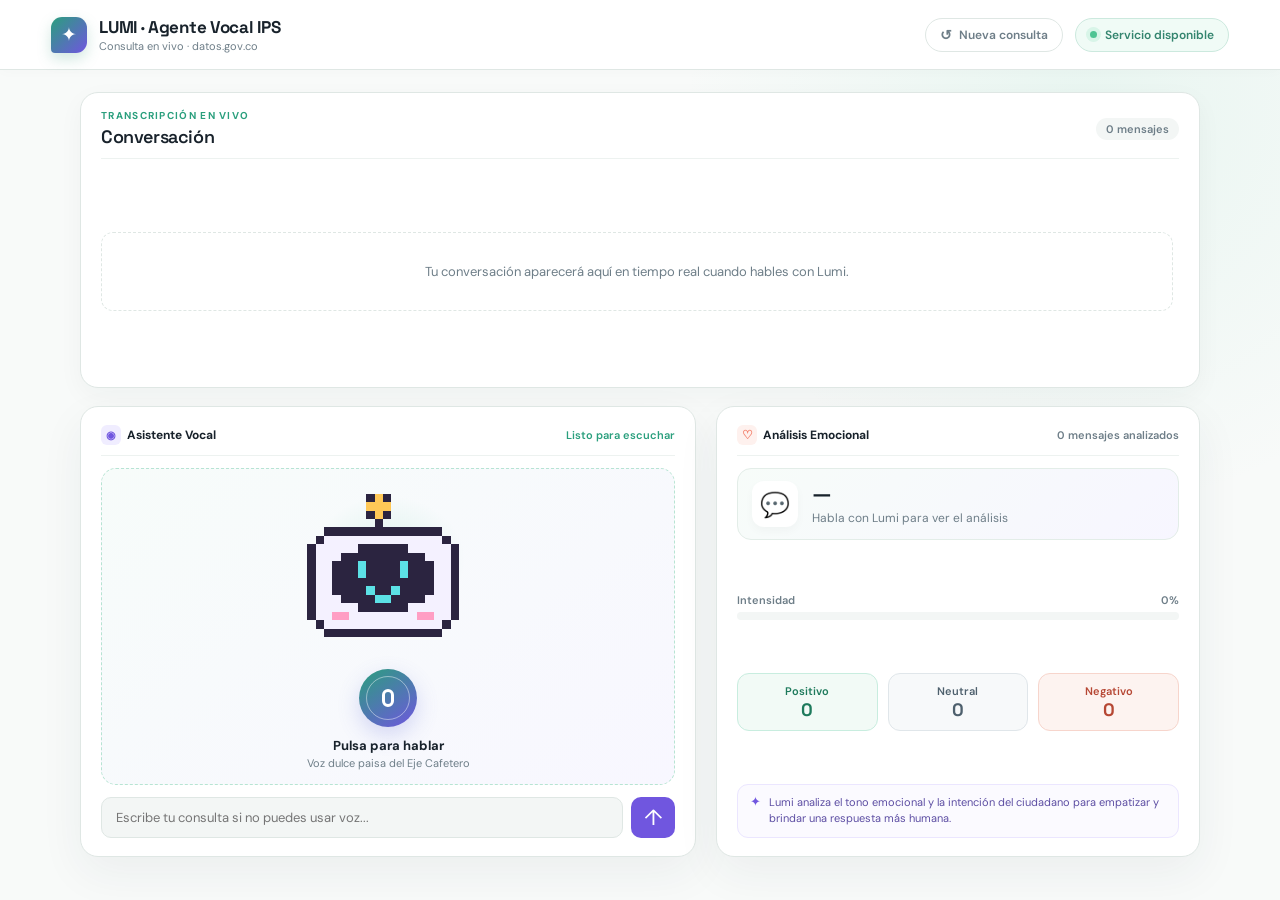
<file: public/index.html>
<!doctype html>
<html lang="es">
<head>
  <meta charset="utf-8">
  <meta name="viewport" content="width=device-width, initial-scale=1">
  <meta name="description" content="Lumi - Agente vocal inteligente para consultar capacidad instalada de IPS en Colombia">
  <title>Lumi · Agente Vocal IPS Colombia</title>
  <link rel="preconnect" href="https://fonts.googleapis.com">
  <link rel="preconnect" href="https://fonts.gstatic.com" crossorigin>
  <link href="https://fonts.googleapis.com/css2?family=DM+Sans:wght@400;500;600;700&family=Space+Grotesk:wght@500;600;700&display=swap" rel="stylesheet">
  <link rel="stylesheet" href="styles.css">
</head>
<body>
  <div class="app-shell">
    <header class="topbar">
      <div class="brand">
        <span class="brand-mark" aria-hidden="true">✦</span>
        <div>
          <strong>LUMI · Agente Vocal IPS</strong>
          <small>Consulta en vivo · datos.gov.co</small>
        </div>
      </div>
      <div class="topbar-actions">
        <button class="reset-button" id="new-session" title="Reiniciar conversación actual" aria-label="Nueva consulta">
          <span class="reset-icon">↺</span>
          <span>Nueva consulta</span>
        </button>
        <div class="status-pill" id="status-pill" data-state="idle">
          <span class="status-dot"></span>
          <span id="status-text">Servicio disponible</span>
        </div>
      </div>
    </header>

    <main class="main-container" id="main-content">
      <!-- 1. PARTE SUPERIOR: Transcripción de voz con recuadro fijo y scroll interno -->
      <section class="conversation-section" aria-label="Transcripción de la conversación">
        <div class="section-heading">
          <div class="heading-title">
            <span class="eyebrow">Transcripción en vivo</span>
            <h2>Conversación</h2>
          </div>
          <span class="badge-count" id="message-count">0 mensajes</span>
        </div>
        <div class="conversation-box" id="conversation" aria-live="polite">
          <div class="empty-state">Tu conversación aparecerá aquí en tiempo real cuando hables con Lumi.</div>
        </div>
      </section>

      <!-- 2. PARTE INFERIOR: LUMI y Análisis Emocional "A LA PAR" (Lado a lado sin scroll) -->
      <div class="interaction-grid">
        <!-- Bloque LUMI (Escenario de voz) -->
        <section class="voice-card" aria-label="Entrada de voz">
          <div class="card-header">
            <span class="input-label"><span class="mic-mini">◉</span> Asistente Vocal</span>
            <span class="recording-state" id="recording-state">Listo para escuchar</span>
          </div>

          <div class="voice-stage" id="voice-stage" data-state="idle">
            <div class="mascot" aria-hidden="true">
              <img id="mascot" src="sprites/lumi-default.gif" alt="Mascota Lumi" width="320" height="320" decoding="async">
            </div>
            <div class="waveform" id="waveform" aria-hidden="true">
              <i></i><i></i><i></i><i></i><i></i><i></i><i></i><i></i><i></i><i></i><i></i>
            </div>
            <button class="mic-button" id="mic-button" title="Comenzar a hablar" aria-label="Comenzar a hablar">
              <span>●</span>
            </button>
            <p id="voice-prompt" aria-live="polite">Pulsa para hablar</p>
            <small>Voz dulce paisa del Eje Cafetero</small>
          </div>

          <form class="text-input-row" id="query-form">
            <input id="query-input" type="text" autocomplete="off" placeholder="Escribe tu consulta si no puedes usar voz..." aria-label="Escribe tu consulta">
            <button class="send-button" type="submit" title="Enviar consulta" aria-label="Enviar consulta">↑</button>
          </form>
        </section>

        <!-- Bloque Análisis Emocional (A la par de LUMI) -->
        <section class="mood-card" aria-label="Análisis emocional">
          <div class="card-header">
            <span class="input-label"><span class="mood-mini">♡</span> Análisis Emocional</span>
            <span id="mood-summary" class="mood-summary-pill">0 mensajes analizados</span>
          </div>

          <div class="mood-body">
            <div class="mood-hero">
              <div class="mood-avatar-badge" id="mood-avatar-icon">💬</div>
              <div class="mood-main">
                <strong id="mood-emotion">—</strong>
                <span id="mood-sentiment">Habla con Lumi para ver el análisis</span>
              </div>
            </div>

            <div class="mood-meter-wrapper">
              <div class="mood-meter-labels">
                <span>Intensidad</span>
                <span id="mood-intensity-pct">0%</span>
              </div>
              <div class="mood-bar">
                <div id="mood-bar-fill"></div>
              </div>
            </div>

            <div class="mood-counts-grid">
              <div class="count-card positive">
                <span class="count-label">Positivo</span>
                <b id="count-positive">0</b>
              </div>
              <div class="count-card neutral">
                <span class="count-label">Neutral</span>
                <b id="count-neutral">0</b>
              </div>
              <div class="count-card negative">
                <span class="count-label">Negativo</span>
                <b id="count-negative">0</b>
              </div>
            </div>

            <div class="mood-info-box">
              <span class="info-spark">✦</span>
              <p>Lumi analiza el tono emocional y la intención del ciudadano para empatizar y brindar una respuesta más humana.</p>
            </div>
          </div>
        </section>
      </div>
    </main>
  </div>
  <script type="module" src="app.js"></script>
</body>
</html>
</file>
<file: public/styles.css>
:root {
  --ink: #18222b;
  --muted: #6e7e88;
  --soft: #f3f6f5;
  --line: #dfe7e4;
  --mint: #77d4b3;
  --mint-deep: #2a9f7d;
  --violet: #7056df;
  --violet-dark: #583ecc;
  --coral: #f3816d;
  --white: #ffffff;
  --shadow: 0 16px 45px rgba(30, 55, 60, .06);
}

* { box-sizing: border-box; }
html { scroll-behavior: smooth; }
body { 
  margin: 0; 
  color: var(--ink); 
  background: radial-gradient(circle at 85% 12%, rgba(119, 212, 179, .12), transparent 30%), #f8faf9; 
  font-family: "DM Sans", -apple-system, BlinkMacSystemFont, "Segoe UI", Roboto, sans-serif; 
  -webkit-font-smoothing: antialiased;
}
button, input { font: inherit; }
button { cursor: pointer; }

.app-shell { min-height: 100vh; display: flex; flex-direction: column; }

/* Topbar */
.topbar { 
  min-height: 70px; 
  display: flex; 
  align-items: center; 
  justify-content: space-between; 
  padding: 14px clamp(20px, 4vw, 56px); 
  background: var(--white); 
  border-bottom: 1px solid var(--line); 
  position: sticky;
  top: 0;
  z-index: 50;
  box-shadow: 0 2px 12px rgba(0, 0, 0, .02);
}
.brand { display: flex; align-items: center; gap: 12px; }
.brand-mark { 
  display: grid; 
  place-items: center; 
  width: 36px; 
  height: 36px; 
  border-radius: 11px 11px 11px 4px; 
  color: white; 
  background: linear-gradient(135deg, var(--mint-deep), var(--violet)); 
  font-size: 19px; 
  box-shadow: 0 6px 14px rgba(74, 164, 137, .25); 
}
.brand strong { display: block; font: 700 17px "Space Grotesk", sans-serif; letter-spacing: -.3px; }
.brand small { display: block; margin-top: 1px; color: var(--muted); font-size: 11px; }

.topbar-actions { display: flex; align-items: center; gap: 12px; }

.reset-button {
  display: inline-flex;
  align-items: center;
  gap: 7px;
  padding: 8px 14px;
  border: 1px solid var(--line);
  border-radius: 99px;
  background: var(--white);
  color: var(--muted);
  font-size: 12px;
  font-weight: 600;
  transition: all .2s ease;
}
.reset-button:hover {
  border-color: var(--mint);
  color: var(--mint-deep);
  background: #f4faf7;
  transform: translateY(-1px);
}
.reset-icon { font-size: 14px; line-height: 1; }

.status-pill { 
  display: flex; 
  align-items: center; 
  gap: 8px; 
  padding: 8px 14px; 
  border: 1px solid #cce9de; 
  border-radius: 99px; 
  color: #34856f; 
  background: #f0fbf6; 
  font-size: 12px; 
  font-weight: 600; 
}
.status-dot { width: 7px; height: 7px; border-radius: 50%; background: #4ec493; box-shadow: 0 0 0 4px #d8f5e8; }

/* Main Container */
.main-container {
  width: min(1120px, calc(100% - 36px));
  margin: 0 auto;
  padding: 22px 0 36px;
  display: flex;
  flex-direction: column;
  gap: 18px;
}

/* 1. Transcripción superior */
.conversation-section {
  padding: 16px 20px;
  border: 1px solid var(--line);
  border-radius: 18px;
  background: var(--white);
  box-shadow: 0 8px 26px rgba(30, 55, 60, .04);
}
.section-heading {
  display: flex;
  align-items: center;
  justify-content: space-between;
  padding-bottom: 10px;
  border-bottom: 1px solid #edf2f0;
}
.eyebrow { 
  display: block; 
  color: var(--mint-deep); 
  font-size: 10px; 
  font-weight: 700; 
  letter-spacing: 1.3px; 
  text-transform: uppercase; 
}
.heading-title h2 { 
  margin: 3px 0 0; 
  font: 600 18px "Space Grotesk", sans-serif; 
  letter-spacing: -.4px; 
}
.badge-count {
  padding: 4px 10px;
  border-radius: 99px;
  background: var(--soft);
  color: var(--muted);
  font-size: 11px;
  font-weight: 600;
}

/* Recuadro Fijo con Scroll */
.conversation-box {
  height: 200px;
  max-height: 220px;
  overflow-y: auto;
  scroll-behavior: smooth;
  display: grid;
  gap: 10px;
  margin-top: 12px;
  padding-right: 6px;
}
.conversation-box::-webkit-scrollbar { width: 6px; }
.conversation-box::-webkit-scrollbar-track { background: transparent; }
.conversation-box::-webkit-scrollbar-thumb { background: #d3dedb; border-radius: 99px; }
.conversation-box::-webkit-scrollbar-thumb:hover { background: #b8ccc7; }

.empty-state { 
  padding: 30px 20px; 
  border: 1px dashed var(--line); 
  border-radius: 12px; 
  color: var(--muted); 
  text-align: center; 
  font-size: 13px; 
  margin: auto 0;
}
.message { 
  padding: 11px 15px; 
  border-radius: 12px; 
  font-size: 13px; 
  line-height: 1.5; 
  animation: fadeIn .25s ease-out;
}
@keyframes fadeIn { from { opacity: 0; transform: translateY(4px); } to { opacity: 1; transform: translateY(0); } }

.message.user { 
  margin-left: 18%; 
  color: #21362e; 
  background: #edf8f3; 
  border: 1px solid #d4ece1; 
}
.message.assistant { 
  margin-right: 18%; 
  color: #3b3177; 
  background: #f4f2ff; 
  border: 1px solid #e4dfff; 
}
.message-meta { 
  display: flex;
  align-items: center;
  justify-content: space-between;
  margin-bottom: 4px; 
  color: var(--muted); 
  font-size: 10px; 
  font-weight: 700; 
  letter-spacing: .5px; 
  text-transform: uppercase; 
}
.message-text { word-break: break-word; }

.message-mood { 
  display: inline-block; 
  padding: 2px 8px; 
  border-radius: 99px; 
  background: var(--soft); 
  font-size: 10px; 
  letter-spacing: 0; 
  text-transform: capitalize; 
}
.message-mood.positivo { color: #22755b; background: #dff5ec; }
.message-mood.negativo { color: #be4835; background: #fde8e3; }
.message-mood.neutral { color: #5a6b77; background: #eef2f5; }

/* 2. Grid Interactivo Inferior (LUMI y Análisis Emocional A LA PAR) */
.interaction-grid {
  display: grid;
  grid-template-columns: 1.12fr 0.88fr;
  gap: 20px;
  align-items: stretch;
}

.voice-card, .mood-card {
  padding: 18px 20px;
  border: 1px solid var(--line);
  border-radius: 18px;
  background: var(--white);
  box-shadow: var(--shadow);
  display: flex;
  flex-direction: column;
}

.card-header {
  display: flex;
  align-items: center;
  justify-content: space-between;
  padding-bottom: 10px;
  border-bottom: 1px solid #edf2f0;
}
.input-label { color: var(--ink); font-size: 12px; font-weight: 700; display: flex; align-items: center; }
.mic-mini, .mood-mini { 
  display: inline-grid; 
  place-items: center; 
  width: 20px; 
  height: 20px; 
  margin-right: 6px; 
  border-radius: 6px; 
  font-size: 11px; 
}
.mic-mini { color: var(--violet); background: #f0edff; }
.mood-mini { color: var(--coral); background: #fef1ee; font-size: 12px; }
.recording-state { color: var(--mint-deep); font-size: 11px; font-weight: 600; }
.mood-summary-pill { color: var(--muted); font-size: 11px; font-weight: 600; }

/* Escenario Vocal de LUMI */
.voice-stage { 
  position: relative; 
  display: flex; 
  flex-direction: column; 
  align-items: center; 
  justify-content: center; 
  margin-top: 12px; 
  padding: 16px 14px 14px; 
  border: 1px dashed #b7e4d3; 
  border-radius: 15px; 
  background: linear-gradient(145deg, #f7fcfa, #f8f7ff); 
  text-align: center; 
  flex: 1;
}

/* Mascota */
.mascot { 
  position: relative; 
  width: 170px; 
  height: 150px; 
  --glow: rgba(119, 212, 179, .22); 
}
.mascot::before { 
  content: ""; 
  position: absolute; 
  inset: -14px -22px; 
  border-radius: 50%; 
  background: radial-gradient(closest-side, var(--glow), transparent 72%); 
}
.mascot img { 
  position: absolute; 
  top: -42px; 
  left: -55px; 
  width: 270px; 
  height: 270px; 
  max-width: none; 
  image-rendering: pixelated; 
  user-select: none; 
  pointer-events: none; 
}

.voice-stage[data-state="connecting"] .mascot { --glow: rgba(112, 86, 223, .22); }
.voice-stage[data-state="listening"] .mascot { --glow: rgba(42, 159, 125, .32); }
.voice-stage[data-state="thinking"] .mascot { --glow: rgba(112, 86, 223, .34); }
.voice-stage[data-state="speaking"] .mascot { --glow: rgba(119, 212, 179, .5); }
.voice-stage[data-state="error"] .mascot { --glow: rgba(243, 129, 109, .4); }
.voice-stage[data-state="exit"] .mascot { --glow: rgba(255, 160, 200, .35); }
.voice-stage[data-state="listening"] .mascot::before, 
.voice-stage[data-state="thinking"] .mascot::before, 
.voice-stage[data-state="speaking"] .mascot::before { 
  animation: glow 1.4s ease-in-out infinite alternate; 
}

.mic-button { 
  position: relative; 
  display: grid; 
  place-items: center; 
  width: 58px; 
  height: 58px; 
  border: 0; 
  border-radius: 50%; 
  color: white; 
  background: linear-gradient(145deg, var(--mint-deep), var(--violet)); 
  box-shadow: 0 8px 22px rgba(93, 103, 213, .24); 
  transition: .2s ease; 
}
.mic-button::before { 
  content: ""; 
  position: absolute; 
  inset: 7px; 
  border: 1px solid rgba(255,255,255,.45); 
  border-radius: 50%; 
}
.mic-button span { 
  width: 12px; 
  height: 18px; 
  border: 3px solid white; 
  border-radius: 9px; 
  color: transparent; 
}
.mic-button:hover { transform: scale(1.05); }
.mic-button.recording { 
  background: linear-gradient(145deg, #eb6e62, #ca3f6b); 
  animation: pulse 1.5s infinite; 
}

.voice-stage p { margin: 10px 0 2px; color: var(--ink); font-size: 13px; font-weight: 700; }
.voice-stage small { color: var(--muted); font-size: 11px; }

.waveform { 
  display: flex; 
  align-items: center; 
  gap: 3px; 
  height: 18px; 
  margin: 6px 0 10px; 
  opacity: 0; 
  transition: opacity .3s ease; 
}
.waveform i { 
  display: block; 
  width: 3px; 
  height: 8px; 
  border-radius: 3px; 
  background: var(--violet); 
  animation: wave .8s ease-in-out infinite alternate; 
}
.waveform i:nth-child(2n) { animation-delay: -.3s; height: 15px; background: var(--mint-deep); }
.waveform i:nth-child(3n) { animation-delay: -.6s; height: 10px; }
.voice-stage[data-state="listening"] .waveform, 
.voice-stage[data-state="speaking"] .waveform { opacity: 1; }

.text-input-row { display: flex; gap: 8px; margin-top: 12px; }
.text-input-row input { 
  min-width: 0; 
  flex: 1; 
  padding: 11px 14px; 
  border: 1px solid var(--line); 
  border-radius: 10px; 
  outline: none; 
  color: var(--ink); 
  background: var(--soft); 
  font-size: 13px; 
  transition: border-color .2s ease;
}
.text-input-row input:focus { 
  border-color: var(--mint-deep); 
  box-shadow: 0 0 0 3px rgba(119, 212, 179, .15); 
}
.send-button { 
  width: 44px; 
  border: 0; 
  border-radius: 10px; 
  color: white; 
  background: var(--violet); 
  font-size: 22px; 
  display: grid;
  place-items: center;
  transition: .2s ease; 
}
.send-button:hover { background: var(--violet-dark); transform: translateY(-1px); }

/* Análisis Emocional */
.mood-body { 
  display: flex; 
  flex-direction: column; 
  justify-content: space-between; 
  gap: 14px; 
  margin-top: 12px; 
  flex: 1;
}

.mood-hero {
  display: flex;
  align-items: center;
  gap: 14px;
  padding: 12px 14px;
  border-radius: 14px;
  background: linear-gradient(135deg, #f7fcf9, #f7f6ff);
  border: 1px solid #e3ede8;
}
.mood-avatar-badge {
  width: 46px;
  height: 46px;
  border-radius: 12px;
  display: grid;
  place-items: center;
  font-size: 24px;
  background: white;
  box-shadow: 0 4px 10px rgba(0, 0, 0, .03);
  flex-shrink: 0;
}
.mood-main strong { 
  display: block; 
  font: 600 22px "Space Grotesk", sans-serif; 
  letter-spacing: -.4px; 
  text-transform: capitalize; 
  line-height: 1.1;
}
.mood-main span { color: var(--muted); font-size: 12px; }

.mood-meter-wrapper { display: grid; gap: 5px; }
.mood-meter-labels {
  display: flex;
  justify-content: space-between;
  font-size: 11px;
  font-weight: 600;
  color: var(--muted);
}
.mood-bar { height: 8px; overflow: hidden; border-radius: 99px; background: var(--soft); }
.mood-bar div { 
  width: 0; 
  height: 100%; 
  border-radius: 99px; 
  background: var(--muted); 
  transition: width .4s ease, background .4s ease; 
}
.mood-bar div.positivo { background: var(--mint-deep); }
.mood-bar div.negativo { background: var(--coral); }
.mood-bar div.neutral { background: #92a2ac; }

.mood-counts-grid {
  display: grid;
  grid-template-columns: repeat(3, 1fr);
  gap: 10px;
}
.count-card {
  padding: 10px 12px;
  border-radius: 12px;
  border: 1px solid var(--line);
  background: var(--white);
  text-align: center;
  display: flex;
  flex-direction: column;
  gap: 2px;
}
.count-label { font-size: 11px; font-weight: 600; }
.count-card b { font: 700 18px "Space Grotesk", sans-serif; line-height: 1.1; }

.count-card.positive { border-color: #c8eddf; background: #f2faf6; color: #1e7a5c; }
.count-card.neutral { border-color: #e0e6ea; background: #f7f9fa; color: #4e606d; }
.count-card.negative { border-color: #f7d5cc; background: #fdf3f0; color: #b64734; }

.mood-info-box {
  display: flex;
  align-items: flex-start;
  gap: 8px;
  padding: 10px 12px;
  background: #fbfaff;
  border: 1px solid #ebe6ff;
  border-radius: 11px;
  font-size: 11px;
  color: #5d4ea3;
  line-height: 1.45;
}
.mood-info-box p { margin: 0; }
.info-spark { color: var(--violet); font-size: 13px; line-height: 1; flex-shrink: 0; }

/* Estados y animaciones globales */
.status-pill[data-state="connecting"], .status-pill[data-state="thinking"] { color: #5b44c8; border-color: #e0dbff; background: #f3f1ff; }
.status-pill[data-state="connecting"] .status-dot, .status-pill[data-state="thinking"] .status-dot { background: var(--violet); box-shadow: 0 0 0 4px #e5e0ff; }
.status-pill[data-state="error"] { color: #b9523f; border-color: #f6d2c9; background: #fdeeea; }
.status-pill[data-state="error"] .status-dot { background: #eb6e62; box-shadow: 0 0 0 4px #fbd9d2; }
.status-pill[data-state="listening"] .status-dot, .status-pill[data-state="speaking"] .status-dot { animation: dot 1.2s ease-in-out infinite; }

@keyframes pulse { 50% { box-shadow: 0 0 0 9px rgba(235, 110, 98, .12), 0 8px 22px rgba(202, 63, 107, .2); } }
@keyframes wave { to { transform: scaleY(1.9); } }
@keyframes glow { from { transform: scale(.95); opacity: .75; } to { transform: scale(1.05); opacity: 1; } }
@keyframes dot { 50% { box-shadow: 0 0 0 6px #d8f5e8; } }

/* Responsividad */
@media (max-width: 860px) {
  .interaction-grid { grid-template-columns: 1fr; }
  .conversation-box { height: 180px; }
  .message.user { margin-left: 8%; }
  .message.assistant { margin-right: 8%; }
}

@media (max-width: 540px) {
  .topbar { padding: 12px 16px; }
  .brand strong { font-size: 15px; }
  .reset-button span:last-child { display: none; }
  .main-container { width: calc(100% - 24px); padding: 14px 0 24px; }
  .mascot { width: 140px; height: 130px; }
  .mascot img { top: -35px; left: -45px; width: 230px; height: 230px; }
  .message.user, .message.assistant { margin-left: 0; margin-right: 0; }
}

@media (prefers-reduced-motion: reduce) { 
  .waveform i, .mascot::before, .mic-button.recording, .status-dot { animation: none !important; } 
}
</file>
